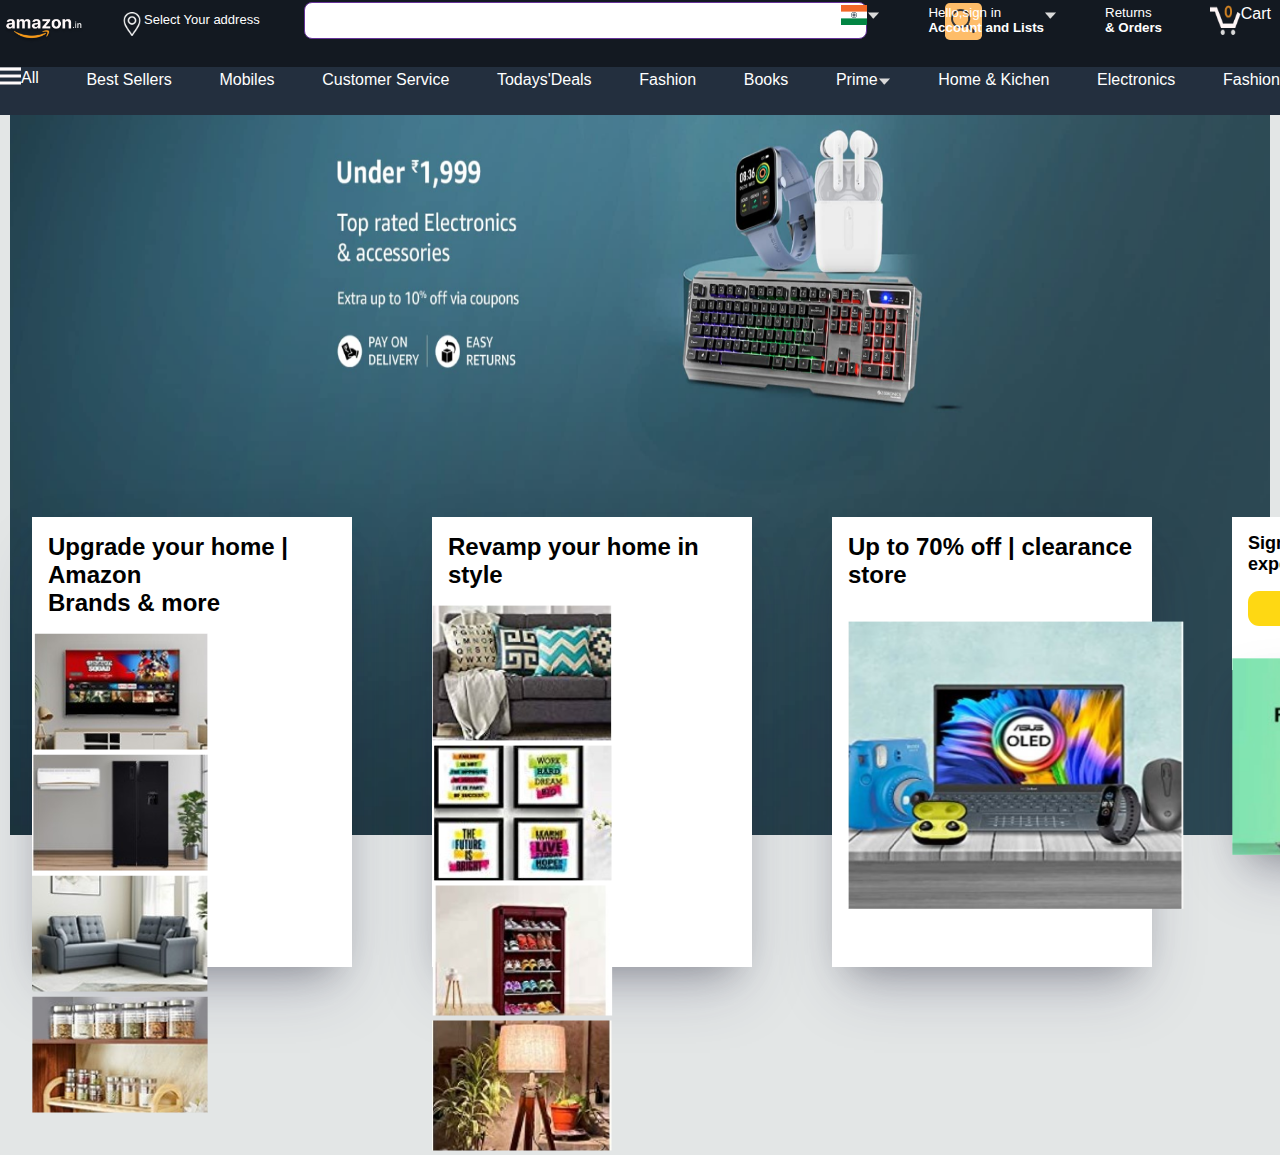
<file: Amazon/index.html>
<!DOCTYPE html>
<html lang="en">

<head>
    <meta charset="UTF-8">
    <meta name="viewport" content="width=device-width, initial-scale=1.0">
    <title>Amazon</title>
    <link rel="stylesheet" href="Amazon.css">
</head>

<body>
    <nav>
        <div class="header">
            <div class="img-header">
                <img src="./Photos/logo.png">
            </div>

            <div class="location">
                <img src="./Photos/location.png">
                <p>Select Your address</p>
            </div>

            <div class="search">
                <div class="src-icone">
                    <img src="./Photos/search icon.png">
                </div>
            </div>

            <div class="left">
                <div class="india">
                    <div class="india-logo">
                        <img src="./Photos/indian flag.png">
                    </div>
                    <div class="down">
                        <img src="./Photos/down arrow.png">
                    </div>
                </div>

                <div class="text1">
                    <p>Hello,sign in <br><strong>Account and Lists</strong></p>


                    <div class="down-arrow">
                        <img src="./Photos/down arrow.png">
                    </div>
                </div>

                <div class="text2">
                    <p>Returns<br><strong>& Orders</strong></p>
                </div>

                <div class="cart">
                    <div class="cart-icon">
                        <img src="./Photos/cart icon.png">
                    </div>

                    <div class="text3">
                        <p>Cart</p>
                    </div>
                </div>

            </div>


        </div>

        <div class="menubar">
            <div class="text-container">
                <div class="all">
                    <div class="all-img">
                        <img src="./Photos/ham burger icon.png">
                    </div>

                    <div class="all-text">
                        <p style="color: white;">All</p>
                    </div>
                </div>
                <p style="color: white;">Best Sellers</p>
                <p style="color: white;">Mobiles</p>
                <p style="color: white;">Customer Service</p>
                <p style="color: white;">Todays'Deals</p>
                <p style="color: white;">Fashion</p>
                <p style="color: white;">Books</p>

                <div class="prime">
                    <div class="text-prime">
                        <p style="color: white;">Prime</p>
                    </div>
                    <div class="prime-arrow">
                        <img src="./Photos/down arrow.png">
                    </div>
                </div>

                <p style="color: white;">Home & Kichen</p>
                <p style="color: white;">Electronics</p>
                <p style="color: white;">Fashion</p>

            </div>
        </div>
    </nav>

    <div class="main-container">
        <div class="back">
            <div class="back-image">
                <img src="./Photos/background picture.png">
            </div>

            <div class="arrow-container">
                <div class="left-arrow">
                    <img src="./Photos/left arrow.png">
                </div>


                <div class="right-arrow">
                    <img src="./Photos/right arrow.png">
                </div>

            </div>

            <div class="card">
                <div class="card-1">
                    <div class="cardtext1">
                        <h1 style="font-size: x-large;">Upgrade your home | Amazon <br>Brands & more</h1>
                    </div>

                    <div class="card-1img">
                        <div class="img1">
                            <img src="./Photos/image 17.png">
                        </div>
                        <div class="img2">
                            <img src="./Photos/image 18.png">
                        </div>
                        <div class="img3">
                            <img src="./Photos/image 20.png">
                        </div>
                        <div class="img4">
                            <img src="./Photos/image 19.png">
                        </div>
                    </div>
                </div>

                <div class="card-2 card-1">
                    <div class="cardtext1">
                        <h1 style="font-size: x-large;">Revamp your home in style</h1>
                    </div>

                    <div class="card-1img">
                        <div class="img1">
                            <img src="./Photos/image 25.png">
                        </div>
                        <div class="img2">
                            <img src="./Photos/image 24.png">
                        </div>
                        <div class="img3">
                            <img src="./Photos/image 22.png">
                        </div>
                        <div class="img4">
                            <img src="./Photos/image 21.png">
                        </div>
                    </div>
                </div>

                <div class="card-3 card-1">
                    <div class="cardtext1">
                        <h1 style="font-size: x-large;">Up to 70% off | clearance store</h1>
                    </div>

                    <div class="card-3img">
                        <div class="img1">
                            <img src="./Photos/image 26.png">
                        </div>
                    </div>
                </div>
            </div>

            <div class="side">
                <h4 style="padding: 1rem; font-size: large;"><strong>Sign in your best<br></strong>experience</h4>
                <div class="minside">
                    <h5>Sign in Securely</h5>
                </div>

                <div class="bottom-image">
                    <img src="./Photos/image 28.png">
                </div>
            </div>

        </div>
    </div>


</body>

</html>
</file>
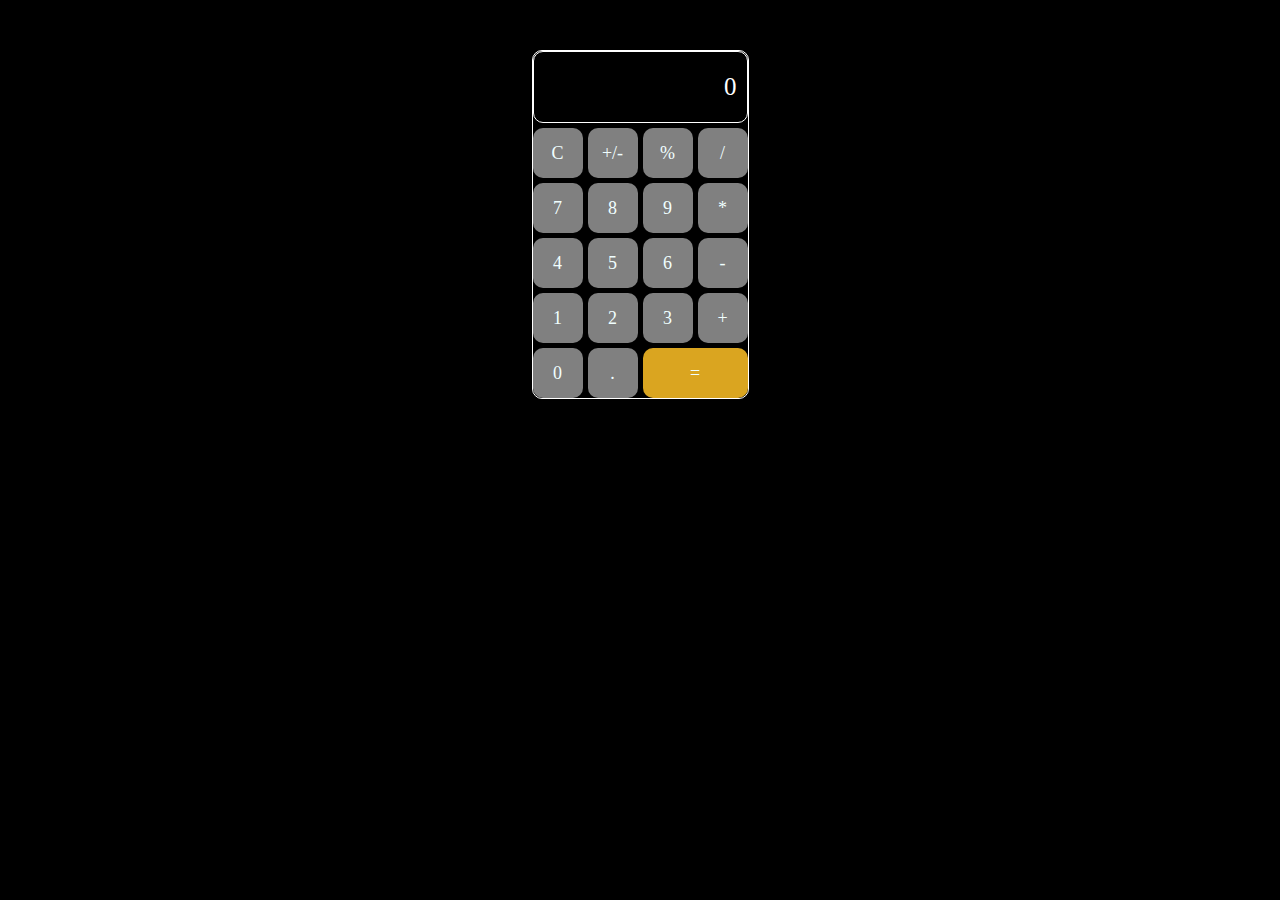
<file: calculator/index.html>
<!DOCTYPE html>
<html lang="en">
<head>
    <meta charset="UTF-8">
    <meta name="viewport" content="width=device-width, initial-scale=1.0">
    <title>Simple Calculator</title>
    <style>
        body { 
            background-color: black;
            margin: 0;
        }

        .main {
            display: grid;
            grid-template-columns: repeat(4, 50px);
            gap: 5px;
            justify-content: center;
            margin: 50px auto;
            border: 1px solid white;
            border-radius: 10px;
            box-sizing: border-box;
            width: max-content;
        }

        .one {
            background-color: grey;
            color: azure;
            text-align: center;
            height: 50px; 
            line-height: 50px; 
            border-radius: 10px;
            cursor: pointer; 
            font-size: 18px;
        }

        #total {
            grid-column: span 4; 
            background: black; 
            color: white;
            text-align: right; 
            padding: 10px; 
            font-size: 25px; 
            border: 1px solid white;
        }

        #eight, #nine, #ten, #eleven, #tht { 
            background-color: goldenrod; 
        }

        #zero { 
            grid-column: span 1; 
        }

        #tht { 
            grid-column: span 2; 
        }
    </style>
</head>
<body>
    <div class="main">
        <div class="one" id="total">0</div>

        <div class="one">C</div> 
        <div class="one">+/-</div> 
        <div class="one">%</div> 
        <div class="one">/</div>

        <div class="one">7</div> 
        <div class="one">8</div> 
        <div class="one">9</div> 
        <div class="one">*</div>

        <div class="one">4</div> 
        <div class="one">5</div> 
        <div class="one">6</div> 
        <div class="one">-</div>

        <div class="one">1</div> 
        <div class="one">2</div> 
        <div class="one">3</div> 
        <div class="one">+</div>

        <div class="one" id="zero">0</div> 
        <div class="one">.</div> 
        <div class="one" id="tht">=</div>
    </div>

    <script>
        let display = document.getElementById('total');
        let buttons = document.querySelectorAll('.one');
        let input = '';

        buttons.forEach(btn => {
            btn.addEventListener('click', () => {
                let value = btn.textContent;
                if (value === 'C') input = '';
                else if (value === '=') input = eval(input);
                else input += value;
                display.textContent = input || '0';
            });
        });
    </script>
</body>
</html>
</file>
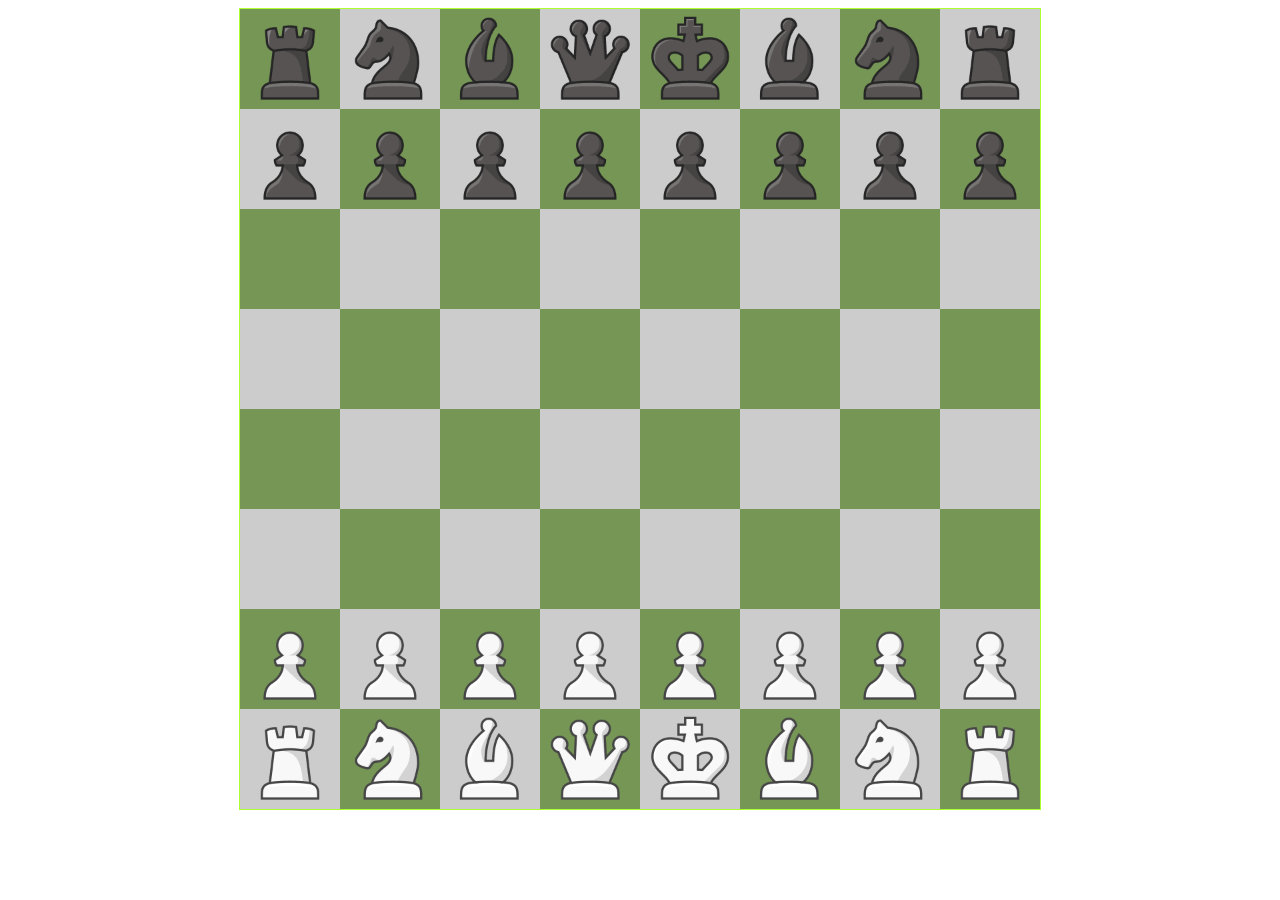
<file: Chess/index.html>
<!DOCTYPE html>
<html lang="en">
<head>
    <meta charset="UTF-8">
    <meta name="viewport" content="width=device-width, initial-scale=1.0">
    <title>Chessboard</title>
    <style type="text/css">
      .outer{
            height: 800px;
            width:800px;
            border:1px solid greenyellow;
            margin:0px auto;
        }
        .row{
            height: 100px;
            width: 800px;
            background-color: #ccc;
        }
        .black{
            height: 100px;
            width: 100px;
            background-color: #769656;
            float: left;
        }
        .white{
            height: 100px;
            width: 100px;
            background: color #eeeed2;;
            float: left ;
        }

        img{
            width:100%;
        }
    </style>
</head>
<body>
    <div class="outer">
        <div class="row">
            <div class="black"><img src="./pieces/black/rook.png"></div>
            <div class="white"><img src="./pieces/black/knight.png"></div>
            <div class="black"><img src="./pieces/black/bishop.png"></div>
            <div class="white"><img src="./pieces/black/queen.png"></div>
            <div class="black"><img src="./pieces/black/king.png"></div>
           <div class="white"><img src="./pieces/black/bishop.png"></div>
            <div class="black"><img src="./pieces/black/knight.png"></div>
            <div class="white"><img src="./pieces/black/rook.png"></div>
        </div><!--first row end-->
        <div class="row">
            <div class="white"><img src="./pieces/black/pawn.png"></div>
            <div class="black"><img src="./pieces/black/pawn.png"></div>
            <div class="white"><img src="./pieces/black/pawn.png"></div>
            <div class="black"><img src="./pieces/black/pawn.png"></div>
            <div class="white"><img src="./pieces/black/pawn.png"></div>
            <div class="black"><img src="./pieces/black/pawn.png"></div>
            <div class="white"><img src="./pieces/black/pawn.png"></div>
            <div class="black"><img src="./pieces/black/pawn.png"></div>
        </div><!--second row end-->
        <div class="row">
            <div class="black"></div>
            <div class="white"></div>
            <div class="black"></div>
            <div class="white"></div>
            <div class="black"></div>
            <div class="white"></div>
            <div class="black"></div>
            <div class="white"></div>
        </div><!--third row end-->
        <div class="row">
            <div class="white"></div>
            <div class="black"></div>
            <div class="white"></div>
            <div class="black"></div>
            <div class="white"></div>
            <div class="black"></div>
            <div class="white"></div>
            <div class="black"></div>
        </div><!--four row end-->
        <div class="row">
            <div class="black"></div>
            <div class="white"></div>
            <div class="black"></div>
            <div class="white"></div>
            <div class="black"></div>
            <div class="white"></div>
            <div class="black"></div>
            <div class="white"></div>
        </div><!--five row end-->
        <div class="row">
            <div class="white"></div>
            <div class="black"></div>
            <div class="white"></div>
            <div class="black"></div>
            <div class="white"></div>
            <div class="black"></div>
            <div class="white"></div>
            <div class="black"></div>
        </div><!--six row end-->
        <div class="row">
            <div class="black"><img src="./pieces/white/pawn.png"></div>
            <div class="white"><img src="./pieces/white/pawn.png"></div>
            <div class="black"><img src="./pieces/white/pawn.png"></div>
            <div class="white"><img src="./pieces/white/pawn.png"></div>
            <div class="black"><img src="./pieces/white/pawn.png"></div>
            <div class="white"><img src="./pieces/white/pawn.png"></div>
            <div class="black"><img src="./pieces/white/pawn.png"></div>
            <div class="white"><img src="./pieces/white/pawn.png"></div>
        </div><!--seaven row end-->
        <div class="row">
            <div class="white"><img src="./pieces/white/rook.png"></div>
            <div class="black"><img src="./pieces/white/knight.png"></div>
            <div class="white"><img src="./pieces/white/bishop.png"></div>
            <div class="black"><img src="./pieces/white/queen.png"></div>
            <div class="white"><img src="./pieces/white/king.png"></div>
            <div class="black"><img src="./pieces/white/bishop.png"></div>
            <div class="white"><img src="./pieces/white/knight.png"></div>
            <div class="black"><img src="./pieces/white/rook.png"></div>
        </div><!--eight row end-->
    </div>
    
</body>
</html>
</file>
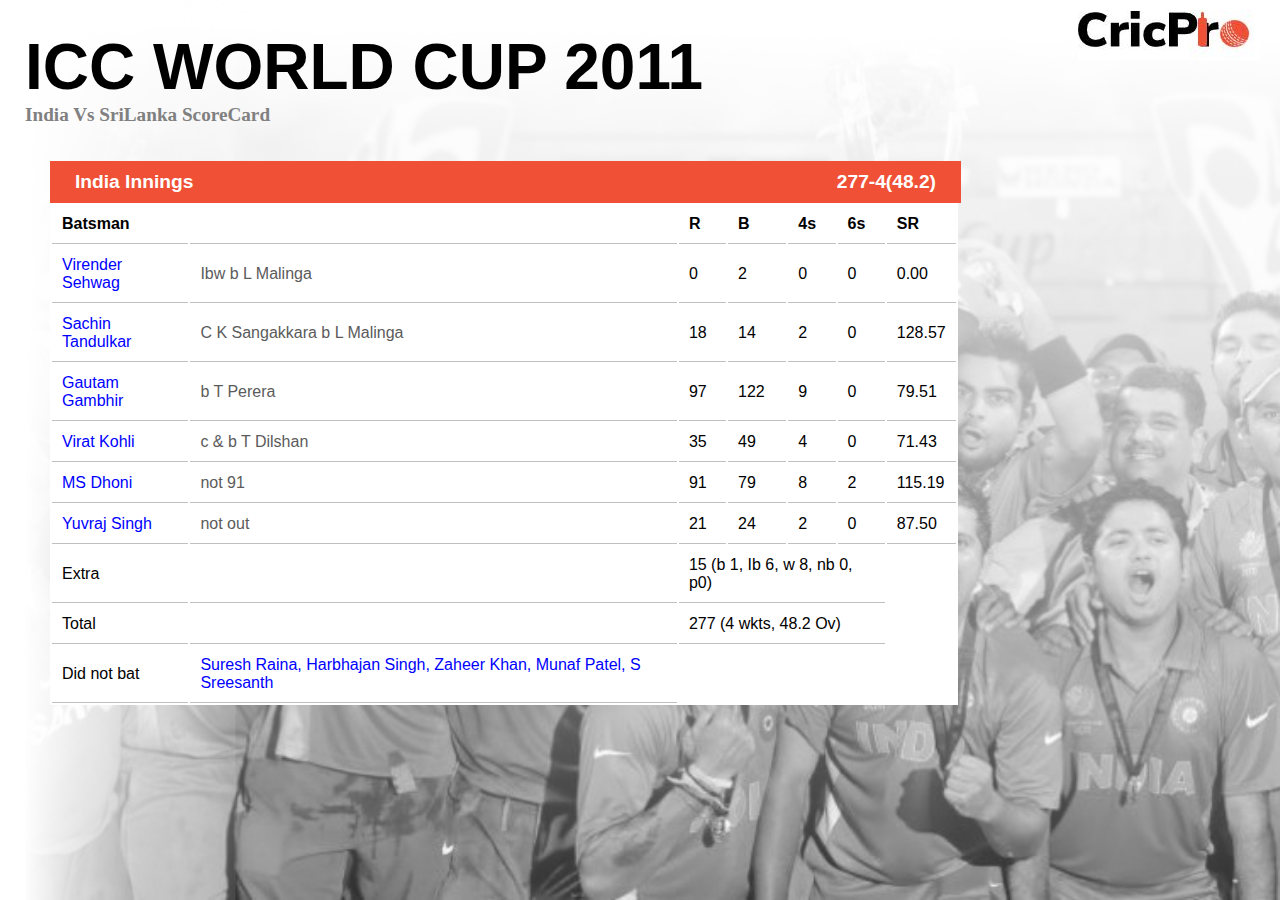
<file: Cricket/index.html>
<!DOCTYPE html>
<html lang="en">

<head>
    <meta charset="UTF-8">
    <meta name="viewport" content="width=device-width, initial-scale=1.0">
    <title>Document</title>
</head>
<style>
    * {
        padding: 0;
        margin: 0;
    }

    .outer-container {
        background-image: url(./cricpro-bg.png);
        width: 100vw;
        height: 100vh;
        background-size: cover;
    }

    .logo-container {
        display: flex;
        align-items: center;
        justify-content: end;
        padding: 10px 20px;
        position: absolute;
        right: 0;
    }

    .heading {
        font-size: 4em;
        font-weight: bolder;
        font-family: 'Segoe UI', Tahoma, Geneva, Verdana, sans-serif;
        margin-top: 20px;
    }

    .uppercontainer {
        padding: 10px 25px;
    }

    .uppercontainer span {
        font-size: 1.2em;
        color: gray;
        font-weight: bolder;
    }

    table {
        width: 73.8%;
        background-color: white;
        font-family: 'Segoe UI', Tahoma, Geneva, Verdana, sans-serif;
    }

    .uppertablecaption {
        display: flex;
        justify-content: space-between;
        background-color: #F05136;
        width: 70%;
        font-size: 1.2em;
        font-weight: bolder;
        padding: 10px 25px;
        font-family: 'Trebuchet MS', 'Lucida Sans Unicode', 'Lucida Grande', 'Lucida Sans', Arial, sans-serif;
        color: white;
    }

    th,
    td {
        padding: 10px;
        text-align: start;
        background-color: white;
        border-bottom: 1px solid rgb(192, 192, 192);
    }

    tr {
        border-bottom: 1px solid black;
    }

    .font-blue {
        color: blue;
    }

    .font-gray {
        color: rgb(91, 91, 91);
    }
    .table-data-container{
        padding-left: 50px;
        margin-top: 25px;
    }
</style>

<body>

    <div class="outer-container">

        <div class="logo-container">
            <img src="./cricpro-logo.png"
                alt="">
        </div>

        <div class="uppercontainer">
            <h1 class="heading">
                ICC WORLD CUP 2011
            </h1>
            <span>India Vs SriLanka ScoreCard</span>
        </div>

        <div class="table-data-container">

            <table>
                <div class="uppertablecaption">
                    <span>India Innings</span>
                    <span>277-4(48.2)</span>
                </div>
                <tr>
                    <th>Batsman</th>
                    <th></th>
                    <th>R</th>
                    <th>B</th>
                    <th>4s</th>
                    <th>6s</th>
                    <th>SR</th>
                </tr>
                <tr>
                    <td class="font-blue">Virender Sehwag</td>
                    <td class="font-gray">Ibw b L Malinga</td>
                    <td>0</td>
                    <td>2</td>
                    <td>0</td>
                    <td>0</td>
                    <td>0.00</td>
                </tr>
                <tr>
                    <td class="font-blue">Sachin Tandulkar</td>
                    <td class="font-gray">C K Sangakkara b L Malinga</td>
                    <td>18</td>
                    <td>14</td>
                    <td>2</td>
                    <td>0</td>
                    <td>128.57</td>
                </tr>
                <tr>
                    <td class="font-blue">Gautam Gambhir</td>
                    <td class="font-gray">b T Perera</td>
                    <td>97</td>
                    <td>122</td>
                    <td>9</td>
                    <td>0</td>
                    <td>79.51</td>
                </tr>
                <tr>
                    <td class="font-blue">Virat Kohli</td>
                    <td class="font-gray">c & b T Dilshan</td>
                    <td>35</td>
                    <td>49</td>
                    <td>4</td>
                    <td>0</td>
                    <td>71.43</td>
                </tr>
                <tr>
                    <td class="font-blue">MS Dhoni</td>
                    <td class="font-gray">not <output>91</output></td>
                    <td>91</td>
                    <td>79</td>
                    <td>8</td>
                    <td>2</td>
                    <td>115.19</td>
                </tr>
                <tr>
                    <td class="font-blue">Yuvraj Singh</td>
                    <td class="font-gray">not out</td>
                    <td>21</td>
                    <td>24</td>
                    <td>2</td>
                    <td>0</td>
                    <td>87.50</td>
                </tr>
                <tr>
                    <td>Extra</td>
                    <td></td>
                    <td colspan="4">15 (b 1, Ib 6, w 8, nb 0, p0)</td>
                </tr>
                <tr>
                    <td>Total</td>
                    <td></td>
                    <td colspan="4">277 (4 wkts, 48.2 Ov)</td>
                </tr>
                <tr>
                    <td>Did not bat</td>
                    <td class="font-blue">Suresh Raina, Harbhajan Singh, Zaheer Khan, Munaf Patel, S Sreesanth</td>
                </tr>
            </table>
        </div>


    </div>

</body>

</html>
</file>
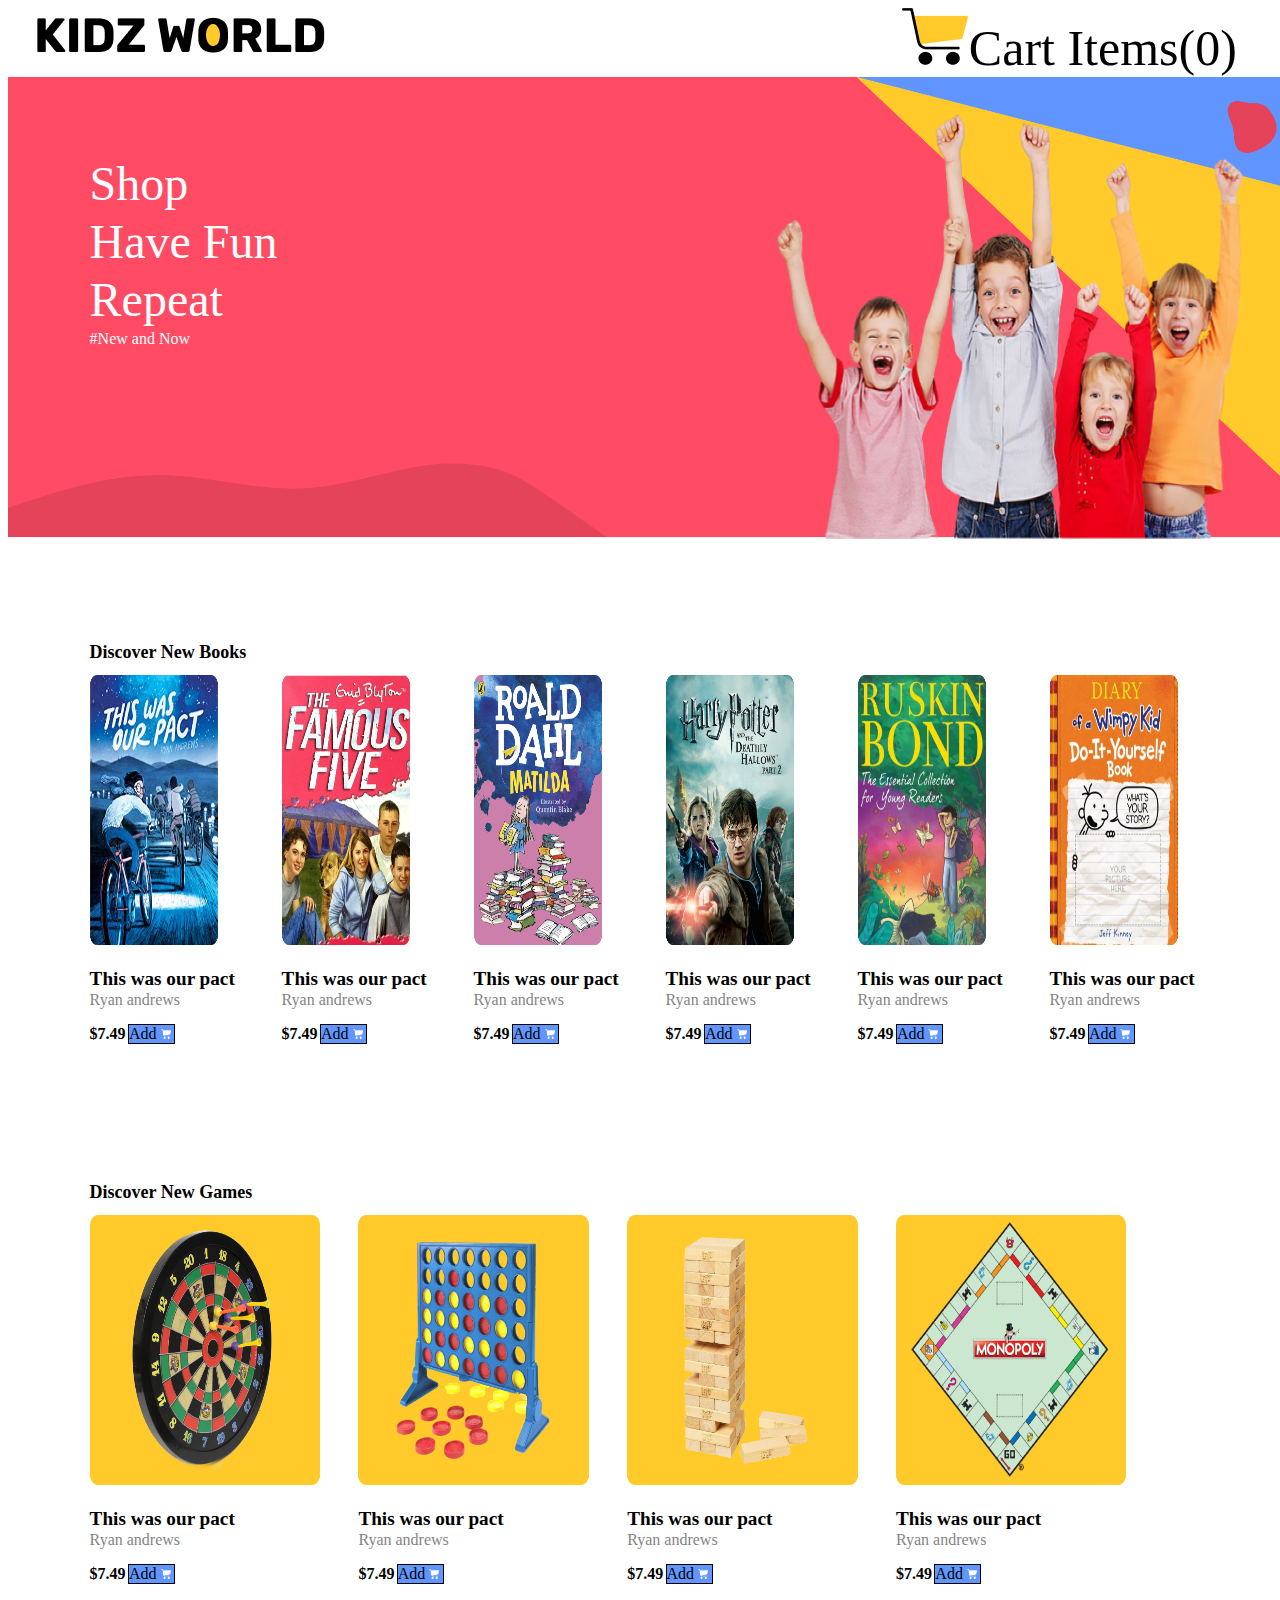
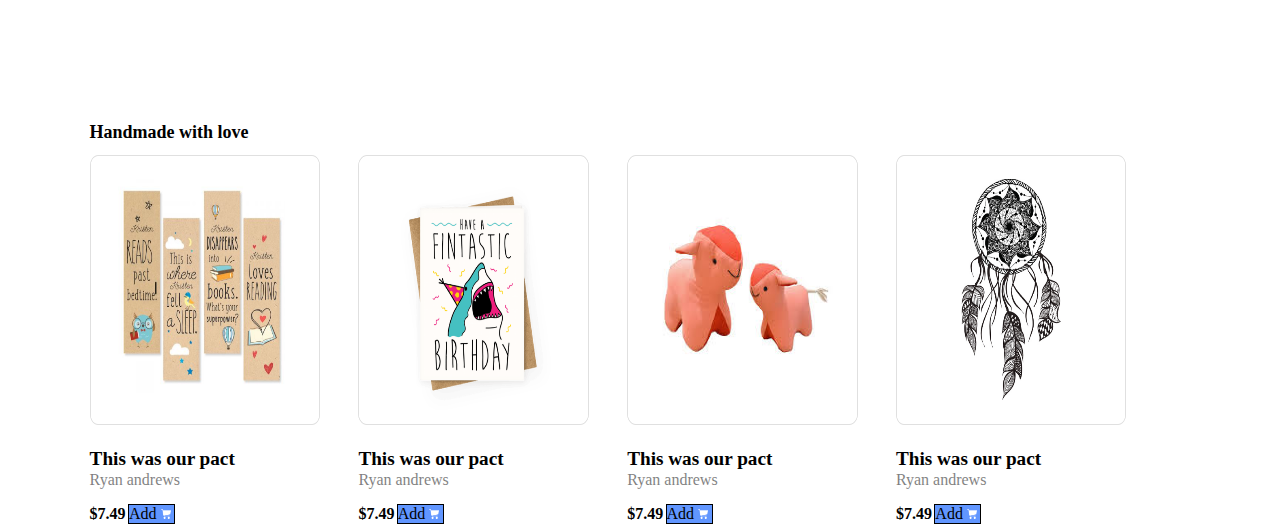
<file: Kidz-world/index.html>
<!DOCTYPE html>
<html lang="en">

<head>
    <meta charset="UTF-8">
    <meta name="viewport" content="width=device-width, initial-scale=1.0">
    <title>Document</title>
    <link rel="stylesheet" href="kidz-world.css">
</head>

<body>
    <div class="main">

        <div class="topbar">
            <div class="child" id="logo"> <img src="./photos/kw-logo.png" alt=""></div>
            <div class="child" id="cart"><img src="./photos/cart-icon.png" alt="" style="color: gold;"><span
                    style="font-size: 50px;">Cart Items(0)</span></div>
        </div>


        <div class="secondbar">
            <div class="child2"> <img src="./photos/kw-background.png" alt="" id="bk"></div>
            <div class="child2" id="imgtext">
                <p style="font-size: 3rem; color: white;">Shop</p>
                <p style="font-size: 3rem;" class="fun">Have Fun</p>
                <p style="font-size: 3rem;" class="fun">Repeat</p>
                <p style="font-size: 1rem;" class="fun">#New and Now</p>
            </div>
        </div>


        <div class="Books">
            <h1 class="dis"> Discover New Books</h1>
            <div class="child3">
                <div class="subchild3"> <img src="./photos/book1.png" alt="" class="book1">
                    <p style="font-size: larger;"><b>This was our pact</b></p>
                    <p style="opacity: 0.5;" class="author">Ryan andrews</p>
                    <div><span><b>$7.49</b>
                            <div class="atc">Add <img src="./photos/cart-icon-white.png" alt="" class="smallcart"></div>
                        </span></div>
                </div>




                <div class="subchild3"> <img src="./photos/book2.png" alt="" class="book1">
                    <p style="font-size: larger;"><b>This was our pact</b></p>
                    <p style="opacity: 0.5;" class="author">Ryan andrews</p>
                    <div><span><b>$7.49</b>
                            <div class="atc">Add <img src="./photos/cart-icon-white.png" alt="" class="smallcart"></div>
                        </span></div>
                </div>

                <div class="subchild3"> <img src="./photos/book3.png" alt="" class="book1">
                    <p style="font-size: larger;"><b>This was our pact</b></p>
                    <p style="opacity: 0.5;" class="author">Ryan andrews</p>
                    <div><span><b>$7.49</b>
                            <div class="atc">Add <img src="./photos/cart-icon-white.png" alt="" class="smallcart"></div>
                        </span></div>
                </div>

                <div class="subchild3"> <img src="./photos/book4.png" alt="" class="book1">
                    <p style="font-size: larger;"><b>This was our pact</b></p>
                    <p style="opacity: 0.5;" class="author">Ryan andrews</p>
                    <div class="disc"><span><b>$7.49</b>
                            <div class="atc">Add <img src="./photos/cart-icon-white.png" alt="" class="smallcart"></div>
                        </span></div>
                </div>


                <div class="subchild3"> <img src="./photos/book5.png" alt="" class="book1">
                    <p style="font-size: larger;"><b>This was our pact</b></p>
                    <p style="opacity: 0.5;" class="author">Ryan andrews</p>
                    <div><span><b>$7.49</b>
                            <div class="atc">Add <img src="./photos/cart-icon-white.png" alt="" class="smallcart"></div>
                        </span></div>
                </div>


                <div class="subchild3"> <img src="./photos/book6.png" alt="" class="book1">
                    <p style="font-size: larger;"><b>This was our pact</b></p>
                    <p style="opacity: 0.5;" class="author">Ryan andrews</p>
                    <div><span><b>$7.49</b>
                            <div class="atc">Add <img src="./photos/cart-icon-white.png" alt="" class="smallcart"></div>
                        </span></div>
                </div>
            </div>
        </div>


        <div class="parent4">
            <h1 class="dis">Discover New Games</h1>
            <div class="child4">

                <div class="subchild4"><img src="./photos/dart-board.png" alt="" class="book2">
                    <p style="font-size: larger;"><b>This was our pact</b></p>
                    <p style="opacity: 0.5;" class="author">Ryan andrews</p>
                    <div><span><b>$7.49</b>
                            <div class="atc">Add <img src="./photos/cart-icon-white.png" alt="" class="smallcart"></div>
                        </span></div>
                </div>

                <div class="subchild4"><img src="./photos/connect-four.png" alt="" class="book2">
                    <p style="font-size: larger;"><b>This was our pact</b></p>
                    <p style="opacity: 0.5;" class="author">Ryan andrews</p>
                    <div><span><b>$7.49</b>
                            <div class="atc">Add <img src="./photos/cart-icon-white.png" alt="" class="smallcart"></div>
                        </span></div>
                </div>

                <div class="subchild4"><img src="./photos/jenga.png" alt="" class="book2">
                    <p style="font-size: larger;"><b>This was our pact</b></p>
                    <p style="opacity: 0.5;" class="author">Ryan andrews</p>
                    <div><span><b>$7.49</b>
                            <div class="atc">Add <img src="./photos/cart-icon-white.png" alt="" class="smallcart"></div>
                        </span></div>
                </div>

                <div class="subchild4"><img src="./photos/monopoly.png" alt="" class="book2">
                    <p style="font-size: larger;"><b>This was our pact</b></p>
                    <p style="opacity: 0.5;" class="author">Ryan andrews</p>
                    <div><span><b>$7.49</b>
                            <div class="atc">Add <img src="./photos/cart-icon-white.png" alt="" class="smallcart"></div>
                        </span></div>
                </div>
            </div>
        </div>


        <div class="parent5">
            <h1 class="dis">Handmade with love</h1>
            <div class="child4">
                <div class="subchild4"><img src="./photos/bookmarks.png" alt="" class="book2">
                    <p style="font-size: larger;"><b>This was our pact</b></p>
                    <p style="opacity: 0.5;" class="author">Ryan andrews</p>
                    <div><span><b>$7.49</b>
                            <div class="atc">Add <img src="./photos/cart-icon-white.png" alt="" class="smallcart"></div>
                        </span></div>
                </div>

                <div class="subchild4"><img src="./photos/birthday-card.png" alt="" class="book2">
                    <p style="font-size: larger;"><b>This was our pact</b></p>
                    <p style="opacity: 0.5;" class="author">Ryan andrews</p>
                    <div><span><b>$7.49</b>
                            <div class="atc">Add <img src="./photos/cart-icon-white.png" alt="" class="smallcart"></div>
                        </span></div>
                </div>

                <div class="subchild4"><img src="./photos/stuffed-toy.png" alt="" class="book2">
                    <p style="font-size: larger;"><b>This was our pact</b></p>
                    <p style="opacity: 0.5;" class="author">Ryan andrews</p>
                    <div><span><b>$7.49</b>
                            <div class="atc">Add <img src="./photos/cart-icon-white.png" alt="" class="smallcart"></div>
                        </span></div>
                </div>


                <div class="subchild4"><img src="./photos/dream-catcher.png" alt="" class="book2">
                    <p style="font-size: larger;"><b>This was our pact</b></p>
                    <p style="opacity: 0.5;" class="author">Ryan andrews</p>
                    <div><span><b>$7.49</b>
                            <div class="atc">Add <img src="./photos/cart-icon-white.png" alt="" class="smallcart"></div>
                        </span></div>
                </div>



            </div>
        </div>
    </div>
</body>

</html>
</file>
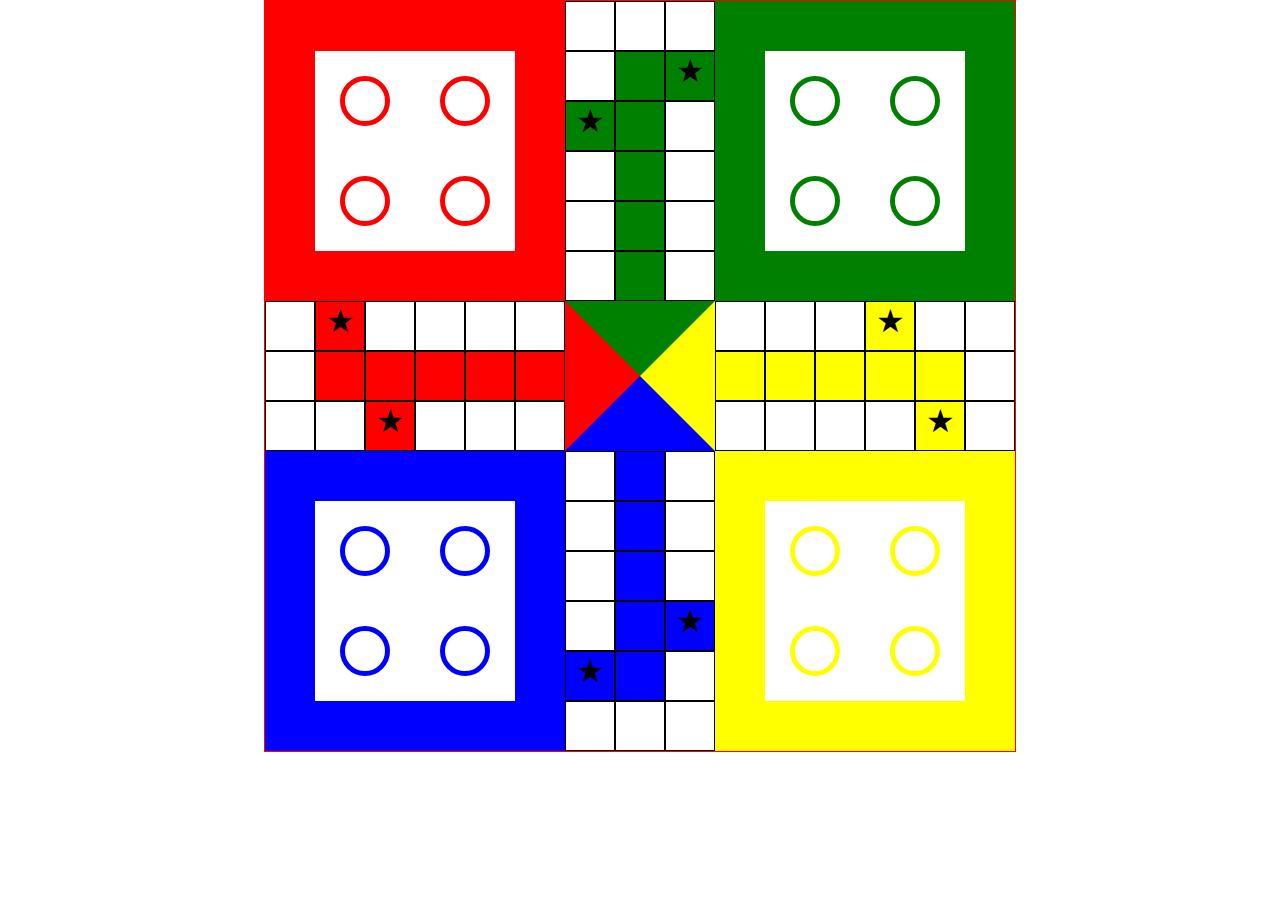
<file: ludo/index.html>
<!DOCTYPE html>
<html lang="en">

<head>
    <meta charset="UTF-8">
    <meta name="viewport" content="width=device-width, initial-scale=1.0">
    <title>ludo</title>
    <link rel="stylesheet" href="ludo.css">
</head>

<body>
    <div class="outer">
		<div class="box_row">
			<div class="box" style="border:50px solid red;">
				<div class="circle border_red"></div>
				<div class="circle border_red"></div>
				<div class="circle border_red"></div>
				<div class="circle border_red"></div>
			</div>
			<div class="v_lad">
				<div class="v_lad_row">
					<div class="v_lad_cell"></div>
					<div class="v_lad_cell"></div>
					<div class="v_lad_cell"></div>
				</div>
				<div class="v_lad_row">
					<div class="v_lad_cell"></div>
					<div class="v_lad_cell green"></div>
					<div class="v_lad_cell green"><span class="star">&#9733;</span></div>
				</div>
				<div class="v_lad_row">
					<div class="v_lad_cell green"><span class="star">&#9733;</span></div>
					<div class="v_lad_cell green"></div>
					<div class="v_lad_cell"></div>
				</div>
				<div class="v_lad_row">
					<div class="v_lad_cell"></div>
					<div class="v_lad_cell green"></div>
					<div class="v_lad_cell"></div>
				</div>
				<div class="v_lad_row">
					<div class="v_lad_cell"></div>
					<div class="v_lad_cell green"></div>
					<div class="v_lad_cell"></div>
				</div>
				<div class="v_lad_row">
					<div class="v_lad_cell"></div>
					<div class="v_lad_cell green"></div>
					<div class="v_lad_cell"></div>
				</div>
			</div>
			<div class="box" style="border:50px solid green;">
				<div class="circle border_green"></div>
				<div class="circle border_green"></div>
				<div class="circle border_green"></div>
				<div class="circle border_green"></div>
			</div>
		</div>
		<div class="middle_row">
		<div class="h_lad">
			<div class="h_lad_row">
				<div class="h_lad_cell"></div>
				<div class="h_lad_cell red"><span class="star">&#9733;</span></div>
				<div class="h_lad_cell"></div>
				<div class="h_lad_cell"></div>
				<div class="h_lad_cell"></div>
				<div class="h_lad_cell"></div>
			</div>
			<div class="h_lad_row">
				<div class="h_lad_cell"></div>
				<div class="h_lad_cell red"></div>
				<div class="h_lad_cell red"></div>
				<div class="h_lad_cell red"></div>
				<div class="h_lad_cell red"></div>
				<div class="h_lad_cell red"></div>
			</div>
			<div class="h_lad_row">
				<div class="h_lad_cell"></div>
				<div class="h_lad_cell"></div>
				<div class="h_lad_cell red"><span class="star">&#9733;</span></div>
				<div class="h_lad_cell"></div>
				<div class="h_lad_cell"></div>
				<div class="h_lad_cell"></div>
			</div>
			</div>
			<div class="ludo_home"></div>
			<div class="h_lad">
				<div class="h_lad_row">
				<div class="h_lad_cell"></div>
				<div class="h_lad_cell"></div>
				<div class="h_lad_cell"></div>
				<div class="h_lad_cell yellow"><span class="star">&#9733;</span></div>
				<div class="h_lad_cell"></div>
				<div class="h_lad_cell"></div>
			</div>
			<div class="h_lad_row">
				<div class="h_lad_cell yellow"></div>
				<div class="h_lad_cell yellow"></div>
				<div class="h_lad_cell yellow"></div>
				<div class="h_lad_cell yellow"></div>
				<div class="h_lad_cell yellow"></div>
				<div class="h_lad_cell "></div>
			</div>
			<div class="h_lad_row">
				<div class="h_lad_cell"></div>
				<div class="h_lad_cell"></div>
				<div class="h_lad_cell"></div>
				<div class="h_lad_cell"></div>
				<div class="h_lad_cell yellow"><span class="star">&#9733;</span></div>
				<div class="h_lad_cell"></div>
			</div>
			</div>
			
		</div>
		<div class="box_row">
			<div class="box" style="border:50px solid blue;">
				<div class="circle border_blue"></div>
				<div class="circle border_blue"></div>
				<div class="circle border_blue"></div>
				<div class="circle border_blue"></div>
			</div>
			<div class="v_lad">
				<div class="v_lad_row">
					<div class="v_lad_cell"></div>
					<div class="v_lad_cell blue"></div>
					<div class="v_lad_cell"></div>
				</div>
				<div class="v_lad_row">
					<div class="v_lad_cell"></div>
					<div class="v_lad_cell blue"></div>
					<div class="v_lad_cell "></div>
				</div>
				<div class="v_lad_row">
					<div class="v_lad_cell"></div>
					<div class="v_lad_cell blue"></div>
					<div class="v_lad_cell"></div>
				</div>
				<div class="v_lad_row">
					<div class="v_lad_cell"></div>
					<div class="v_lad_cell blue"></div>
					<div class="v_lad_cell blue"><span class="star">&#9733;</span></div>
				</div>
				<div class="v_lad_row">
					<div class="v_lad_cell blue "><span class="star">&#9733;</span></div>
					<div class="v_lad_cell blue"></div>
					<div class="v_lad_cell"></div>
				</div>
				<div class="v_lad_row">
					<div class="v_lad_cell"></div>
					<div class="v_lad_cell"></div>
					<div class="v_lad_cell"></div>
				</div>
			</div>
			<div class="box" style="border:50px solid yellow;">
				<div class="circle border_yellow"></div>
				<div class="circle border_yellow"></div>
				<div class="circle border_yellow"></div>
				<div class="circle border_yellow"></div>
			</div>
		</div>
	</div>
</body>

</html>
</file>
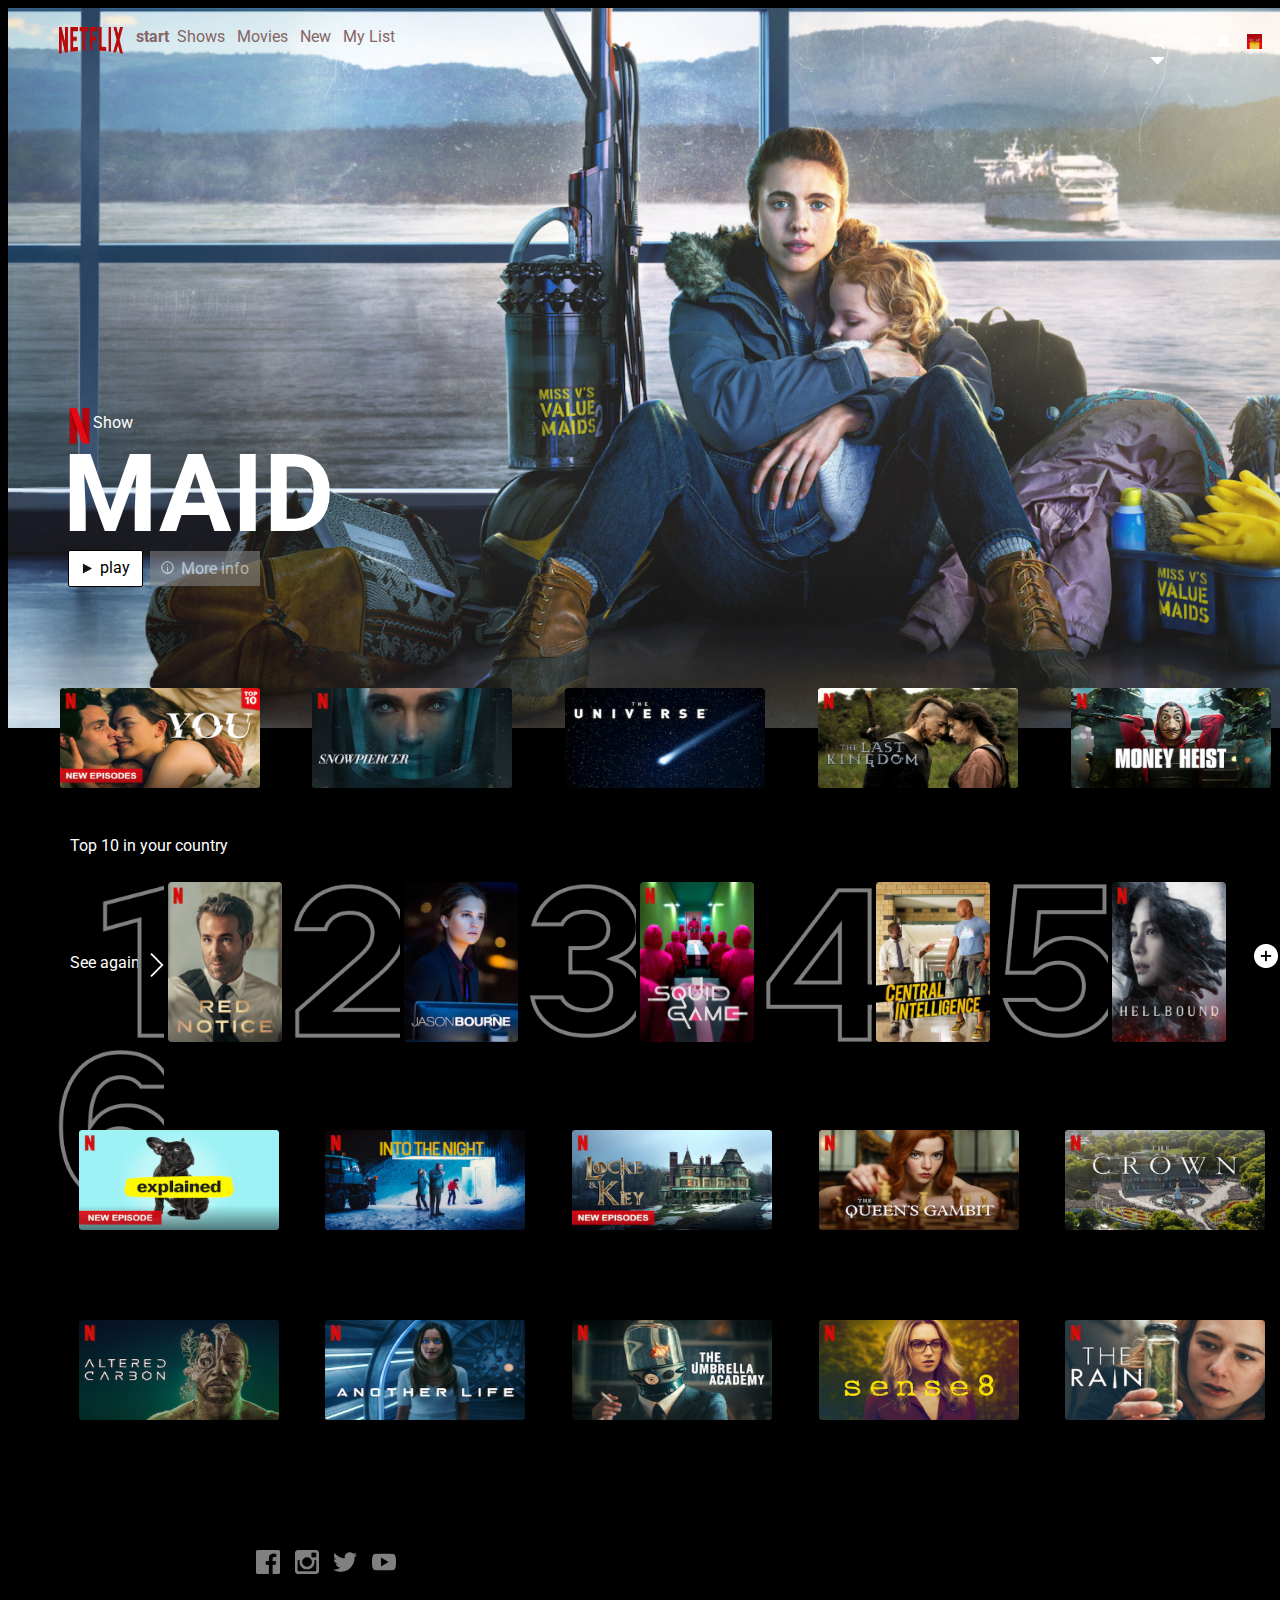
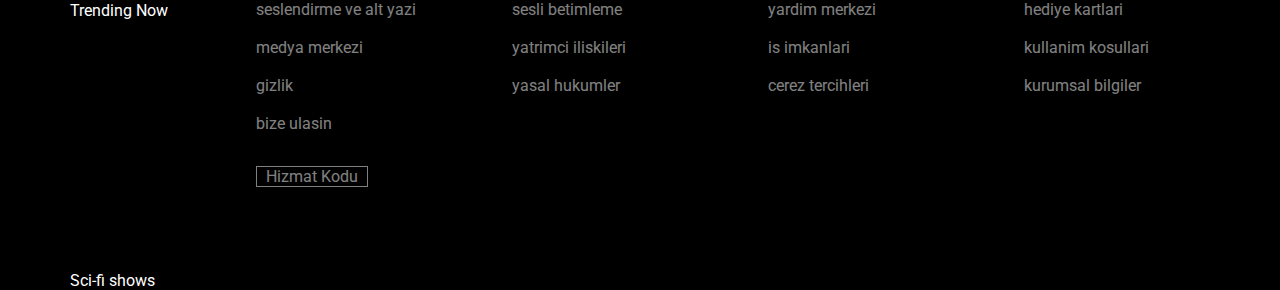
<file: netflix/index.html>
<!DOCTYPE html>
<html lang="en">

<head>
    <meta charset="UTF-8">
    <meta name="viewport" content="width=device-width, initial-scale=1.0">
    <title>Document</title>
    <link rel="stylesheet" href="netflix.css">
    <link rel="preconnect" href="https://fonts.googleapis.com">
    <link rel="preconnect" href="https://fonts.gstatic.com" crossorigin>
    <link
        href="https://fonts.googleapis.com/css2?family=Roboto:ital,wght@0,100;0,300;0,400;0,500;0,700;0,900;1,100;1,300;1,400;1,500;1,700;1,900&display=swap"
        rel="stylesheet">
</head>

<body>

    <div class="first">
        <img src="./photos/Title-Image.png" alt="" class="photo">
        <img src="./photos/NetflixLogoSvg - Copy.png" alt="" class="logo">
        <div class="text"><b>start</b>&nbsp; Shows &nbsp; Movies &nbsp; New &nbsp; My List</div>
        <div class="side">
            <img src="./photos/Search.png" alt="">&nbsp; &nbsp;&nbsp;
            <img src="./photos/GiftBox.png" alt="">&nbsp;&nbsp;&nbsp;
            <img src="./photos/NotificationBell.png" alt="">&nbsp;&nbsp;&nbsp;
            <img src="./photos/ProfileIMG.png" alt="">&nbsp;&nbsp;&nbsp;
            <img src="./photos/DownArrow.png" alt="">
        </div>
        <div><img src="./photos/Netflix_Symbol_RGB 1 - Copy.png" alt="" class="ll"></div>
        <div class="sh">Show</div>
        <div class="ma"><b>MAID</b></div>
        <div class="pl">
            <img src="./photos/Play.png" alt="">
            <p>play</p>
        </div>
        <div class="mo">
            <img src="./photos/Detail.png" alt="">
            <p>More info</p>
        </div>
        <div class="plu">
            <img src="./photos/Add.png" alt="">
        </div>
        <div class="see">
            See again
        </div>
        <div class="arr">
            <img src="./photos/ArrowRight.png" alt="">
        </div>

    </div>
    <div class="second">
        <img src="./photos/section 1.1.png" alt="">
        <img src="./photos/section 1.2.png" alt="">
        <img src="./photos/section 1.3.png" alt="">
        <img src="./photos/section 1.4.png" alt="">
        <img src="./photos/section 1.5.png" alt="">
    </div>

    <p class="top">Top 10 in your country</p>
    <div class="third">
        <img src="./photos/Rank - 01.png" alt="">
        <img src="./photos/section 2.1.png" alt="">
        <img src="./photos/Rank - 02.png" alt="">
        <img src="./photos/section 2.2.png" alt="">
        <img src="./photos/Rank - 03.png" alt="">
        <img src="./photos/section 2.3.png" alt="">
        <img src="./photos/Rank - 04.png" alt="">
        <img src="./photos/section 2.4.png" alt="">
        <img src="./photos/Rank - 05.png" alt="">
        <img src="./photos/section 2.5.png" alt="">
        <img src="./photos/Rank - 06.png" alt="">
    </div>
    <div class="tre">
        Trending Now
    </div>
    <div class="four">
        <img src="./photos/section 3.1.png" alt="">
        <img src="./photos/section 3.2.png" alt="">
        <img src="./photos/section 3.3.png" alt="">
        <img src="./photos/section 3.4.png" alt="">
        <img src="./photos/section 3.5.png" alt="">
    </div>
    <div class="sci">
        Sci-fi shows
    </div>
    <div class="five">
        <img src="./photos/section 4.1.png" alt="">
        <img src="./photos/section 4.2.png" alt="">
        <img src="./photos/section 4.3.png" alt="">
        <img src="./photos/section 4.4.png" alt="">
        <img src="./photos/section 4.5.png" alt="">
    </div>
    <div class="six">
        <img src="./photos/facebook.png" alt="">
        <img src="./photos/instagram.png" alt="">
        <img src="./photos/twitter.png" alt="">
        <img src="./photos/youtube.png" alt="">
    </div>
    <span class="a">
        seslendirme ve alt yazi <br><br> medya merkezi <br><br> gizlik <br><br> bize ulasin
    </span>
    <p class="b">Hizmat Kodu</p>
    <span class="c">
        sesli betimleme <br><br> yatrimci iliskileri <br><br> yasal hukumler
    </span>
    <span class="d">
        yardim merkezi <br><br> is imkanlari <br><br> cerez tercihleri
    </span>
    <span class="e">
        hediye kartlari <br><br> kullanim kosullari <br><br> kurumsal bilgiler
    </span>

</body>

</html>
</file>
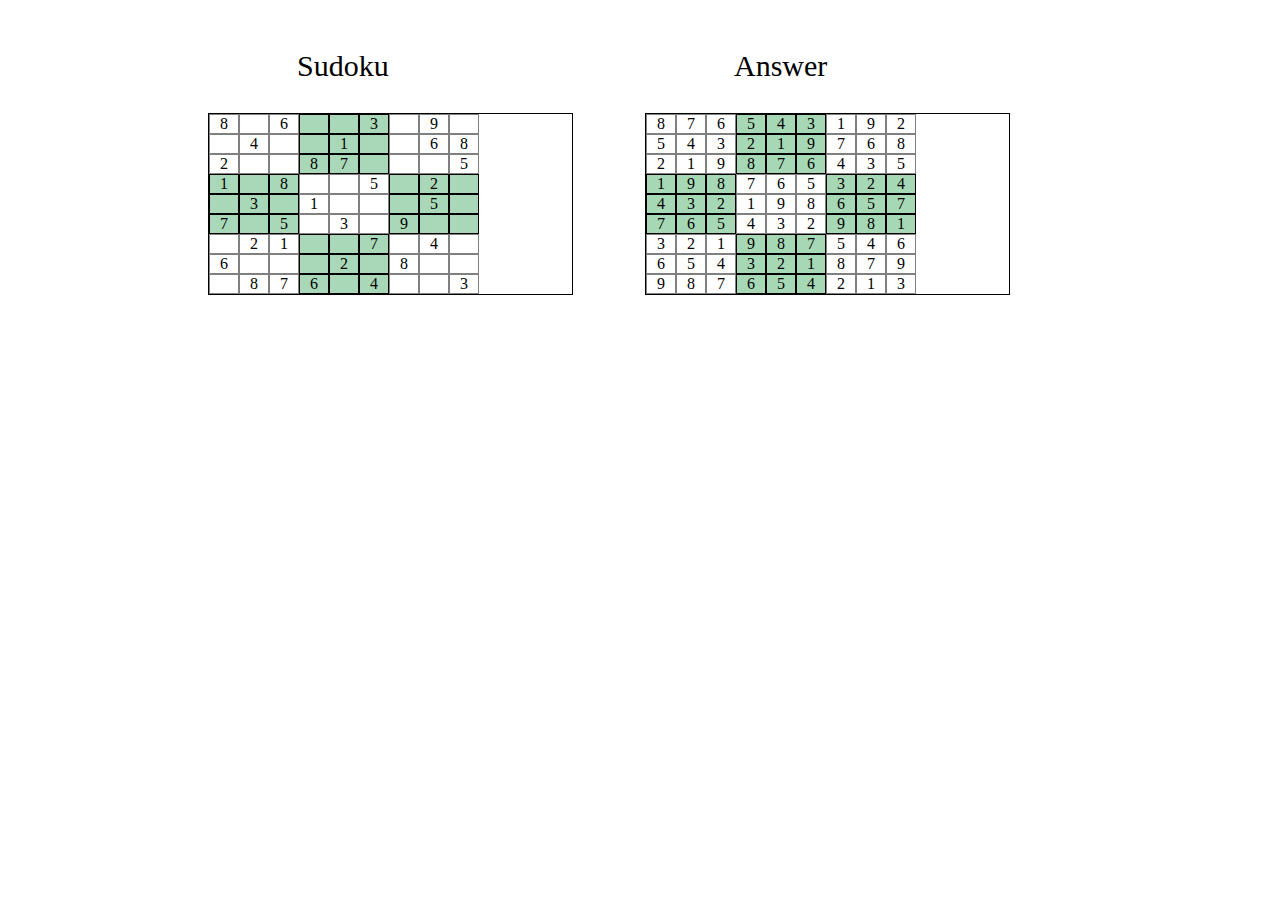
<file: sudoku/index.html>
<!DOCTYPE html>
<html lang="en">
<head>
    <meta charset="UTF-8">
    <meta name="viewport" content="width=device-width, initial-scale=1.0">
    <title>Document</title>
    <link rel="stylesheet" href="sudoku.css">
</head>
<body>
    <div class="main">
        <div class="head">
        <p class="text">Sudoku</p>
        <div class="box">
        <div class="box3">8</div>
        <div class="box3"></div>
        <div class="box3">6</div>
        <div class="box2" style="background-color: #a9d8b8;"></div>
        <div class="box2 " style="background-color: #a9d8b8;"></div>
        <div class="box2"style="background-color: #a9d8b8;">3</div>
        <div class="box3"></div>
        <div class="box3">9</div>
        <div class="box3"></div>
        <div class="box3"></div>
        <div class="box3">4</div>
        <div class="box3"></div>
        <div class="box2" style="background-color: #a9d8b8;"></div>
        <div class="box2" style="background-color: #a9d8b8;">1</div>
        <div class="box2" style="background-color: #a9d8b8;"></div>
        <div class="box3"></div>
        <div class="box3">6</div>
        <div class="box3">8</div>
        <div class="box3">2</div>
        <div class="box3"></div>
        <div class="box3"></div>
        <div class="box2" style="background-color: #a9d8b8;">8</div>
        <div class="box2" style="background-color: #a9d8b8;">7</div>
        <div class="box2" style="background-color: #a9d8b8;"></div>
        <div class="box3"></div>
        <div class="box3"></div>
        <div class="box3">5</div>
        <div class="box2" style="background-color: #a9d8b8;;">1</div>
        <div class="box2" style="background-color: #a9d8b8;;"></div>
        <div class="box2" style="background-color: #a9d8b8;;">8</div>
        <div class="box3" ></div>
        <div class="box3"></div>
        <div class="box3">5</div>
        <div class="box2" style="background-color: #a9d8b8;;"></div>
        <div class="box2" style="background-color: #a9d8b8;;">2</div>
        <div class="box2" style="background-color: #a9d8b8;"></div>
        <div class="box2" style="background-color: #a9d8b8;"></div>
        <div class="box2" style="background-color: #a9d8b8;">3</div>
        <div class="box2" style="background-color: #a9d8b8;"></div>
        <div class="box3">1</div>
        <div class="box3"></div>
        <div class="box3"></div>
        <div class="box2" style="background-color: #a9d8b8;"></div>
        <div class="box2" style="background-color:#a9d8b8;">5</div>
        <div class="box2" style="background-color: #a9d8b8;"></div>
        <div class="box2" style="background-color: #a9d8b8;">7</div>
        <div class="box2" style="background-color: #a9d8b8;"></div>
        <div class="box2" style="background-color: #a9d8b8;">5</div>
        <div class="box3"></div>
        <div class="box3">3</div>
        <div class="box3"></div>
        <div class="box2" style="background-color: #a9d8b8;">9</div>
        <div class="box2" style="background-color: #a9d8b8;"></div>
        <div class="box2" style="background-color: #a9d8b8;"></div>
        <div class="box3"></div>
        <div class="box3">2</div>
        <div class="box3" >1</div>
        <div class="box2" style="background-color: #a9d8b8;"></div>
        <div class="box2" style="background-color: #a9d8b8;"></div>
        <div class="box2" style="background-color: #a9d8b8;">7</div>
        <div class="box3"></div>
        <div class="box3">4</div>
        <div class="box3"></div>
        <div class="box3">6</div>
        <div class="box3"></div>
        <div class="box3"></div>
        <div class="box2" style="background-color: #a9d8b8;"></div>
        <div class="box2"style="background-color: #a9d8b8;">2</div>
        <div class="box2" style="background-color: #a9d8b8;"></div>
        <div class="box3">8</div>
        <div class="box3"></div>
        <div class="box3"></div>
        <div class="box3"></div>
        <div class="box3">8</div>
        <div class="box3">7</div>
        <div class="box2" style="background-color: #a9d8b8;">6</div>
        <div class="box2" style="background-color: #a9d8b8;"></div>
        <div class="box2" style="background-color: #a9d8b8;">4</div>
        <div class="box3"></div>
        <div class="box3"></div>
        <div class="box3">3</div>

         </div>
        </div>
        <div class="head">
        <p class="text">Answer</p>
        <div class="second box">
        <div class="box3">8</div>
        <div class="box3">7</div>
        <div class="box3">6</div>
        <div class="box2" style="background-color: #a7d8b6">5</div>
        <div class="box2" style="background-color: #a7d8b6">4</div>
        <div class="box2"style="background-color: #a7d8b6;">3</div>
        <div class="box3">1</div>
        <div class="box3">9</div>
        <div class="box3">2</div>
        <div class="box3">5</div>
        <div class="box3">4</div>
        <div class="box3">3</div>
        <div class="box2" style="background-color: #a7d8b6;">2</div>
        <div class="box2" style="background-color: #a7d8b6;">1</div>
        <div class="box2" style="background-color: #a7d8b6;">9</div>
        <div class="box3">7</div>
        <div class="box3">6</div>
        <div class="box3">8</div>
        <div class="box3">2</div>
        <div class="box3">1</div>
        <div class="box3">9</div>
        <div class="box2" style="background-color: #a7d8b6;">8</div>
        <div class="box2" style="background-color: #a7d8b6;">7</div>
        <div class="box2" style="background-color: #a7d8b6;">6</div>
        <div class="box3">4</div>
        <div class="box3">3</div>
        <div class="box3">5</div>
        <div class="box2" style="background-color: #a7d8b6;">1</div>
        <div class="box2" style="background-color: #a7d8b6;">9</div>
        <div class="box2" style="background-color: #a7d8b6;">8</div>
        <div class="box3" >7</div>
        <div class="box3">6</div>
        <div class="box3">5</div>
        <div class="box2" style="background-color: #a7d8b6">3</div>
        <div class="box2" style="background-color: #a7d8b6">2</div>
        <div class="box2" style="background-color: #a7d8b6;">4</div>
        <div class="box2" style="background-color: #a7d8b6">4</div>
        <div class="box2" style="background-color: #a7d8b6;">3</div>
        <div class="box2" style="background-color: #a7d8b6;">2</div>
        <div class="box3">1</div>
        <div class="box3">9</div>
        <div class="box3">8</div>
        <div class="box2" style="background-color: #a7d8b6;">6</div>
        <div class="box2" style="background-color: #a7d8b6">5</div>
        <div class="box2" style="background-color: #a7d8b6;">7</div>
        <div class="box2" style="background-color: #a7d8b6;">7</div>
        <div class="box2" style="background-color: #a7d8b6;">6</div>
        <div class="box2" style="background-color: #a7d8b6;">5</div>
        <div class="box3">4</div>
        <div class="box3">3</div>
        <div class="box3">2</div>
        <div class="box2" style="background-color: #a7d8b6;">9</div>
        <div class="box2" style="background-color: #a7d8b6;">8</div>
        <div class="box2" style="background-color: #a7d8b6;">1</div>
        <div class="box3">3</div>
        <div class="box3">2</div>
        <div class="box3" >1</div>
        <div class="box2" style="background-color: #a7d8b6;">9</div>
        <div class="box2" style="background-color: #a7d8b6;">8</div>
        <div class="box2" style="background-color: #a7d8b6;">7</div>
        <div class="box3">5</div>
        <div class="box3">4</div>
        <div class="box3">6</div>
        <div class="box3">6</div>
        <div class="box3">5</div>
        <div class="box3">4</div>
        <div class="box2" style="background-color: #a7d8b6;">3</div>
        <div class="box2"style="background-color: #a7d8b6;">2</div>
        <div class="box2" style="background-color:#a7d8b6;">1</div>
        <div class="box3">8</div>
        <div class="box3">7</div>
        <div class="box3">9</div>
        <div class="box3">9</div>
        <div class="box3">8</div>
        <div class="box3">7</div>
        <div class="box2" style="background-color: #a7d8b6;">6</div>
        <div class="box2" style="background-color: #a7d8b6;">5</div>
        <div class="box2" style="background-color: #a7d8b6;">4</div>
        <div class="box3">2</div>
        <div class="box3">1</div>
        <div class="box3">3</div>
        </div>
        </div>
    </div>
</body>
</html>
</file>
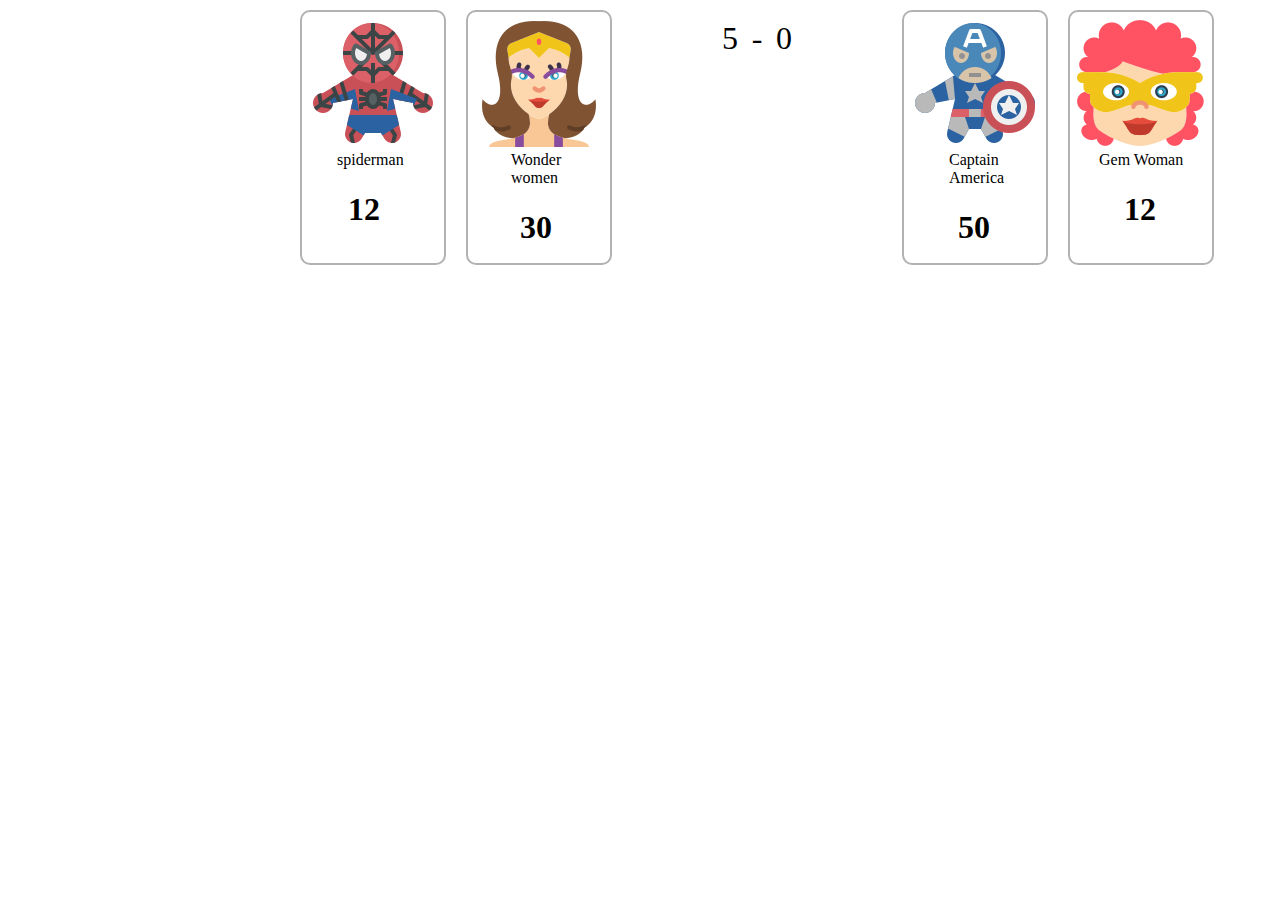
<file: superwars/index.html>
<!DOCTYPE html>
<html lang="en">
<head>
    <meta charset="UTF-8">
    <meta name="viewport" content="width=device-width, initial-scale=1.0">
    <title>SuperWars</title>
    <link rel="stylesheet" href="style.css">
</head>
<body>
    <div id="main">
        <div id="spiderman">
            <img src="./super-1.png">
            <p style="margin-left: 28px;">spiderman</p>
            <h1>12</h1>
        </div>

         <div id="wonderwomen">
            <img src="./super-3.png">
            <p style="margin-left: 36px;">Wonder<br>women </p>
            <h1>30</h1>
         </div>   

         <div id="score">
            <div class="score1">5</div>
            <div class="desh">-</div>
            <div class="score2">0</div>
         </div>

         <div id="captainamerica">
            <img src="./super-2.png">
            <p style="margin-left: 38px;">Captain<br>America</p>
            <h1>50</h1>
         </div>

         <div id="gemwoman">
            <img src="./super-4.png">
            <p style="margin-left: 22px;">Gem Woman</p>
            <h1>12</h1>

         </div>
        </div>
    
   
</body>
</html>
</file>
<file: Amazon/Amazon.css>
* {
    margin: 0;
    padding: 0;
    box-sizing: border-box;
    font-family: 'Gill Sans', 'Gill Sans MT', Calibri, 'Trebuchet MS', sans-serif;
}

html,
body {
    height: 100vh;
    width: 100vw;
    background-color: rgb(227, 230, 230);
}

.header {

    background-color: rgb(19, 25, 33);
    width: 100vw;
    height: 4.2rem;
}

.img-header img {
    padding: 0.3vw;
    width: 7vw;
    margin-top: 0.5rem;
}

.location img {
    width: 1.5rem;
    background-color: rgb(19, 25, 33);
}

.location {
    margin: -42px 120px;
    display: flex;
}

.location p {
    color: rgb(255, 255, 255);
    font-size: small;

}

.search {
    background-color: rgb(255, 255, 255);
    border: 1px solid rebeccapurple;
    width: 44vw;
    height: 2.3rem;
    margin-left: 19rem;
    margin-top: 0.5rem;
    border-radius: 0.5rem;
}

.src-icone {
    background-color: rgb(254, 189, 105);
    height: 2.3rem;
    width: 2.3rem;
    margin-left: 40rem;
    border-radius: 0.3rem;
    display: flex;
    justify-content: center;
    align-items: center;
}

.india {
    display: flex;
}

.text1 {
    display: flex;
}

.text1 p {
    font-size: smaller;
}

.text2 p {
    font-size: smaller;

}

.cart-icon img {
    width: 2.4vw;
    height: 3.4vh;
}

.cart {
    display: flex;
}

.left {
    display: flex;
    padding: 0.5rem;
    gap: 3rem;
    justify-content: end;
    color: rgb(255, 255, 255);
    margin: -42px 1px;
    font-weight: normal;
}

.menubar {
    background-color: rgb(35, 47, 62);
    width: 100vw;
    height: 5.3vh;
}

.all {
    display: flex;
    align-items: center;
}

.prime {
    display: flex;
}

.text-container {
    display: flex;
    justify-content: space-between;
    align-items: end;
}

.back-image img {
    width: 100vw;
    height: 80vh;
    padding: 0px 10px;
    position: relative;
}

.arrow-container {

    display: flex;
    justify-content: space-between;
    margin: -300px 20.5px;
    top: 40%;

}

.card-1 {
    background-color: rgb(255, 255, 255);
    width: 25vw;
    height: 50vh;
    position: absolute;
    margin-top: 14.4rem;
    margin-left: 2rem;
}

.cardtext1 h1 {
    padding: 1rem;
    font-size: medium;
}

.card-1img {
    display: grid;
    grid-template-columns: repeat(auto-fill, minmax(175px, 2fr));
    overflow: hidden;

}

.card-1 {
    box-shadow: rgba(50, 50, 93, 0.25) 0px 30px 60px -12px, rgba(0, 0, 0, 0.3) 0px 18px 36px -18px;
}

.card-2 {
    position: absolute;
    margin-left: 27rem;
    box-shadow: rgba(50, 50, 93, 0.25) 0px 30px 60px -12px, rgba(0, 0, 0, 0.3) 0px 18px 36px -18px;
}

.card-3 {
    position: absolute;
    margin-left: 52rem;
    box-shadow: rgba(50, 50, 93, 0.25) 0px 30px 60px -12px, rgba(0, 0, 0, 0.3) 0px 18px 36px -18px;
}

.side {
    position: absolute;
    background-color: white;
    width: 18.3vw;
    height: 17vh;
    margin-left: 77rem;
    margin-top: 14.4rem;

}

.minside {
    background-color: #fed813;
    height: 2.2rem;
    width: 16rem;
    border-radius: 0.7rem;
    display: flex;
    justify-content: center;
    align-items: center;
    margin-left: 1rem;
}

.bottom-image img {
    width: 17rem;
    height: 2 rem;
    margin-top: 2rem;
    box-shadow: rgba(50, 50, 93, 0.25) 0px 30px 60px -12px, rgba(0, 0, 0, 0.3) 0px 18px 36px -18px;
}

.card-3img img {
    height: 20rem;
    width: 23rem;
    padding: 1rem;
}
</file>
<file: Kidz-world/kidz-world.css>
.topbar {
    display: flex;
    flex-direction: row;
    width: 100vw;
    justify-content: space-between;

}

.second-bar {
    display: flex;
    flex-direction: row;
}

#bk {
    width: 100vw;
    height: 55vh;
}

#cart {
    margin-right: 4vw;
}

#logo {
    margin-left: 2vw;
}

#imgtext {
    position: absolute;
    top: 12vh;
    left: 7vw;
}

.fun {
    margin-top: -5vh;
    color: white;
}

.Books {
    position: absolute;
    top: 70vh;
    left: 7vw;
}

.child3 {
    display: grid;
    grid-template-columns: 12vw 12vw 12vw 12vw 12vw 12vw;
    column-gap: 3vw;
}

.book1 {
    height: 30vh;
    width: 10vw;
}

.book2 {
    height: 30vh;
    width: 18vw;
}

.author {
    margin-top: -2vh;
}

.atc {
    margin-top: -19px;
    margin-left: 3vw;
    border: 1px solid black;
    width: 45px;
    background-color: #6196ff;

}

.smallcart {
    height: 10px;
    width: 10px;


}

.child4 {
    display: grid;
    grid-template-columns: 18vw 18vw 18vw 18vw;
    column-gap: 3vw;
}

.parent4 {
    position: absolute;
    top: 130vh;
    left: 7vw;
}

.parent5 {
    position: absolute;
    top: 190vh;
    left: 7vw;
}
.dis{
    font-size: 18px;
}
</file>
<file: ludo/ludo.css>
*
		{
			margin:0;
			padding: 0;
		}
		.outer
		{
			height: 750px;
			width:750px;
			margin:0px auto;
			border:1px solid red;
		}
		.box_row
		{
		height: 300px;
		width:750px;
		
		}
		.box
		{
			height: 200px;
			width:200px;
			float: left;
			
		}
		.v_lad
		{
			height: 300px;
			width:150px;
			
			float: left;
		}
		.circle
		{
			height: 50px;
			width:50px;
			
			margin:25px;
			border-radius: 50%;
			box-sizing: border-box;
			float: left;
		}
		.border_red
		{
			border:5px solid red;
		}
		.border_green
		{
			border:5px solid green;
		}
		.border_blue
		{
			border:5px solid blue;
		}
		.border_yellow
		{
			border:5px solid yellow;
		}
		.v_lad_row
		{
			height: 50px;
			width:150px;
			
		}
		.v_lad_cell
		{
			height: 50px;
			width:50px;
			border:1px solid #000;
			box-sizing: border-box;
			float: left;
			text-align: center;
		}
		.red
		{
			background: red;
		}
		.green
		{
			background: green;
		}
		.blue
		{
			background: blue;
		}
		.yellow
		{
			background: yellow;
		}
		.middle_row
		{
			height: 150px;
			width:750px;

		}
		.h_lad
		{
			height: 150px;
			width:300px;
			
			float: left;
		}
		.h_lad_row
		{
			height: 50px;
			width: 300px;
			
			float: left;
		}
		.h_lad_cell
		{
			height: 50px;
			width:50px;
			border:1px solid #000;
			float: left;
			box-sizing: border-box;
			text-align: center;
		}
		.ludo_home
		{
			height: 0;
			width: 0;
			border-left:75px solid red;
			border-right:75px solid yellow;
			border-top:75px solid green;
			border-bottom:75px solid blue;
			float: left;	
		}
		.star
		{
			font-size: 32px;
			text-align: center;
		}
</file>
<file: netflix/netflix.css>
* {
    font-family:"Roboto", sans-serif;
}
body{
    background-color: black;
}

.photo {
    width: 100%;
    position: absolute;
}

.logo {
    position: absolute;
    height: 3%;
    width: 5%;
    margin-left: 4%;
    margin-top: 1.5%;
}

.text {
    position: absolute;
    color: rgb(133, 101, 101);
    margin-left: 10%;
    margin-top: 1.5%;
}

.side {
    position: absolute;
    margin-left: 1142px;
    margin-top: 2%;
}

.side img {
    width: 15px;
}

.ll {
    position: absolute;
    height: 4%;
    margin-top: 400px;
    margin-left: 61px;
}

.sh {
    position: absolute;
    color: white;
    margin-top: 405px;
    margin-left: 85px;
}

.ma {
    position: absolute;
    color: white;
    font-size: 678%;
    margin-top: 422px;
    margin-left:55px ;
}
.pl{
    position: absolute;
    display: flex;
    top: 550px;
    border: 1px solid black;
    background-color: white;
    width: 73px;
    border-radius: 2px;
    margin-left: 60px;
}
.pl img{
    height: 15px;
    margin: 10px 10px;
}
.pl p{
    margin: 7px -4px;
}
.mo{
    position: absolute;
    display: flex;
    background-color:grey;
    opacity: 0.6;
    top: 551px;
    left: 150px;
    width: 110px;
}
.mo img{
    height: 15px;
    margin: 9px 10px;
}
.mo p{
    margin: 8px -4px;
    color: white;
}
.plu{
    position: absolute;
    left: 98%;
    bottom:-8%;
}
.see{
    position: absolute;
    color: white;
    bottom:-8%;
    left:70px;
}
.arr{
    position: absolute;
    bottom:-9% ;
    left: 145px;
}
.second{
    position: relative;
    top: 680px;
    left: 2%;
    display: flex;
    flex-direction: row;
    justify-content: space-around;
}
.second img{
    height: 100px;
    width: 200px;
}
.top{
    position: absolute;
    color: white;
    top: 820px;
    left: 70px;
}
.third{
    position: absolute;
    top: 880px;
    left: 50px;
}
.third img{
    width:114px ;
}
.tre{
    position: absolute;
    color: white;
    bottom:-80%;
    left:70px;
}
.arr{
    position: absolute;
    bottom:-9% ;
    left: 145px;
}
.four{
    position: absolute;
    top: 1130px;
    left: 2.5%;
    display: flex;
    flex-direction: row;
    justify-content: space-evenly;
    width: 100vw;
}
.four img{
    height: 100px;
    width: 200px;
}
.sci{
    position: absolute;
    color: white;
    bottom:-110%;
    left:70px;
}
.five{
    position: absolute;
    top: 1320px;
    left: 2.5%;
    display: flex;
    flex-direction: row;
    justify-content: space-evenly;
    width: 100vw;
}
.five img{
    height: 100px;
    width: 200px;
}
.six{
    position: absolute;
    top: 1550px;
    left: 20%;
    display: flex;
    flex-direction:row;
    justify-content: space-between;
    width: 140px;
    opacity: .5;
}
.a{
    position: absolute;
    color: white;
    top: 1600px;
    left: 20%;
    opacity: .5;
}
.b{
    position: absolute;
    left: 20%;
    top: 1750px;
    border: 1px solid white;
    color: white;
    opacity: .5;
    width: 110px;
    text-align: center;
}
.c{
    position: absolute;
    color: white;
    top: 1600px;
    left: 40%;
    opacity: .5;
}
.d{
    position: absolute;
    color: white;
    top: 1600px;
    left: 60%;
    opacity: .5;
}
.e{
    position: absolute;
    color: white;
    top: 1600px;
    left: 80%;
    opacity: .5;
}
</file>
<file: sudoku/sudoku.css>
.main {
    display: grid;
    grid-template-columns: auto auto;
    padding: 200px;
    column-gap: 10px;
    margin-top: -189px;

}

.text{
    font-size: 30px;
    padding-left: 89px;
}

.box {
    display: grid;
    grid-template-columns: 30px 30px 30px 30px 30px 30px 30px 30px 30px;
    border: 1px solid black;
    margin-right: 62px;
}

.box2 {
    border: 1px solid black;
    text-align: center;
}

.box3 {
    border: 1px solid gray;
    text-align: center;
}
.second box{
    margin-right: 10px;
}
</file>
<file: superwars/style.css>
*{
    margin: 0;
    padding: 0;
}


html,body{
   width: 100%;
   height: 100%;
}

#main{
    display: flex;
    width: 100%;
   height: 100%;
}

#spiderman{
    background-color: rgb(255, 255, 255);
    margin: 10px;
    margin-left: 300px;
    width: fit-content;
    height: 210px;
    padding: 7px;
    padding-bottom: 34px;
    border: 2px solid rgb(178, 178, 178);
    border-radius: 10px;
}

#spiderman h1{
    font-size:xx-large;
    font-weight:900;
    margin-left: 39px;
    margin-top: 22px;
}

#wonderwomen{
    background-color: rgb(255, 255, 255);
    margin: 10px;
    width: fit-content;
    height: 210px;
    padding: 7px;
    padding-bottom: 34px;
    border: 2px solid rgb(178, 178, 178);
    border-radius: 10px;
}

 #wonderwomen h1{
    font-size:xx-large;
    font-weight:900;
    margin-left: 45px;
    margin-top: 22px;
}

#score{
    display: flex;
    justify-content: center;
    justify-content: space-between;
    font-size: xx-large;
    font-weight: 500;
    height: 50px;
    width: 70px;
    background-color: rgb(255, 255, 255);
    margin: 20px 100px 0px 100px;
}

#captainamerica{
    background-color: rgb(255, 255, 255);
    margin: 10px;
    width: fit-content;
    height: 210px;
    padding: 7px;
    padding-bottom: 34px;
    border: 2px solid rgb(178, 178, 178);
    border-radius: 10px;
}

#captainamerica h1{
    font-size:xx-large;
    font-weight:900;
    margin-left: 47px;
    margin-top: 22px;
}

#gemwoman{
    background-color: rgb(255, 255, 255);
    margin: 10px;
    width: fit-content;
    height: 210px;
    padding: 7px;
    padding-bottom: 34px;
    border:2px solid rgb(178, 178, 178);
    border-radius: 10px;
}

#gemwoman h1{
    font-size:xx-large;
    font-weight:900;
    margin-left: 47px;
    margin-top: 22px;
}
</file>
